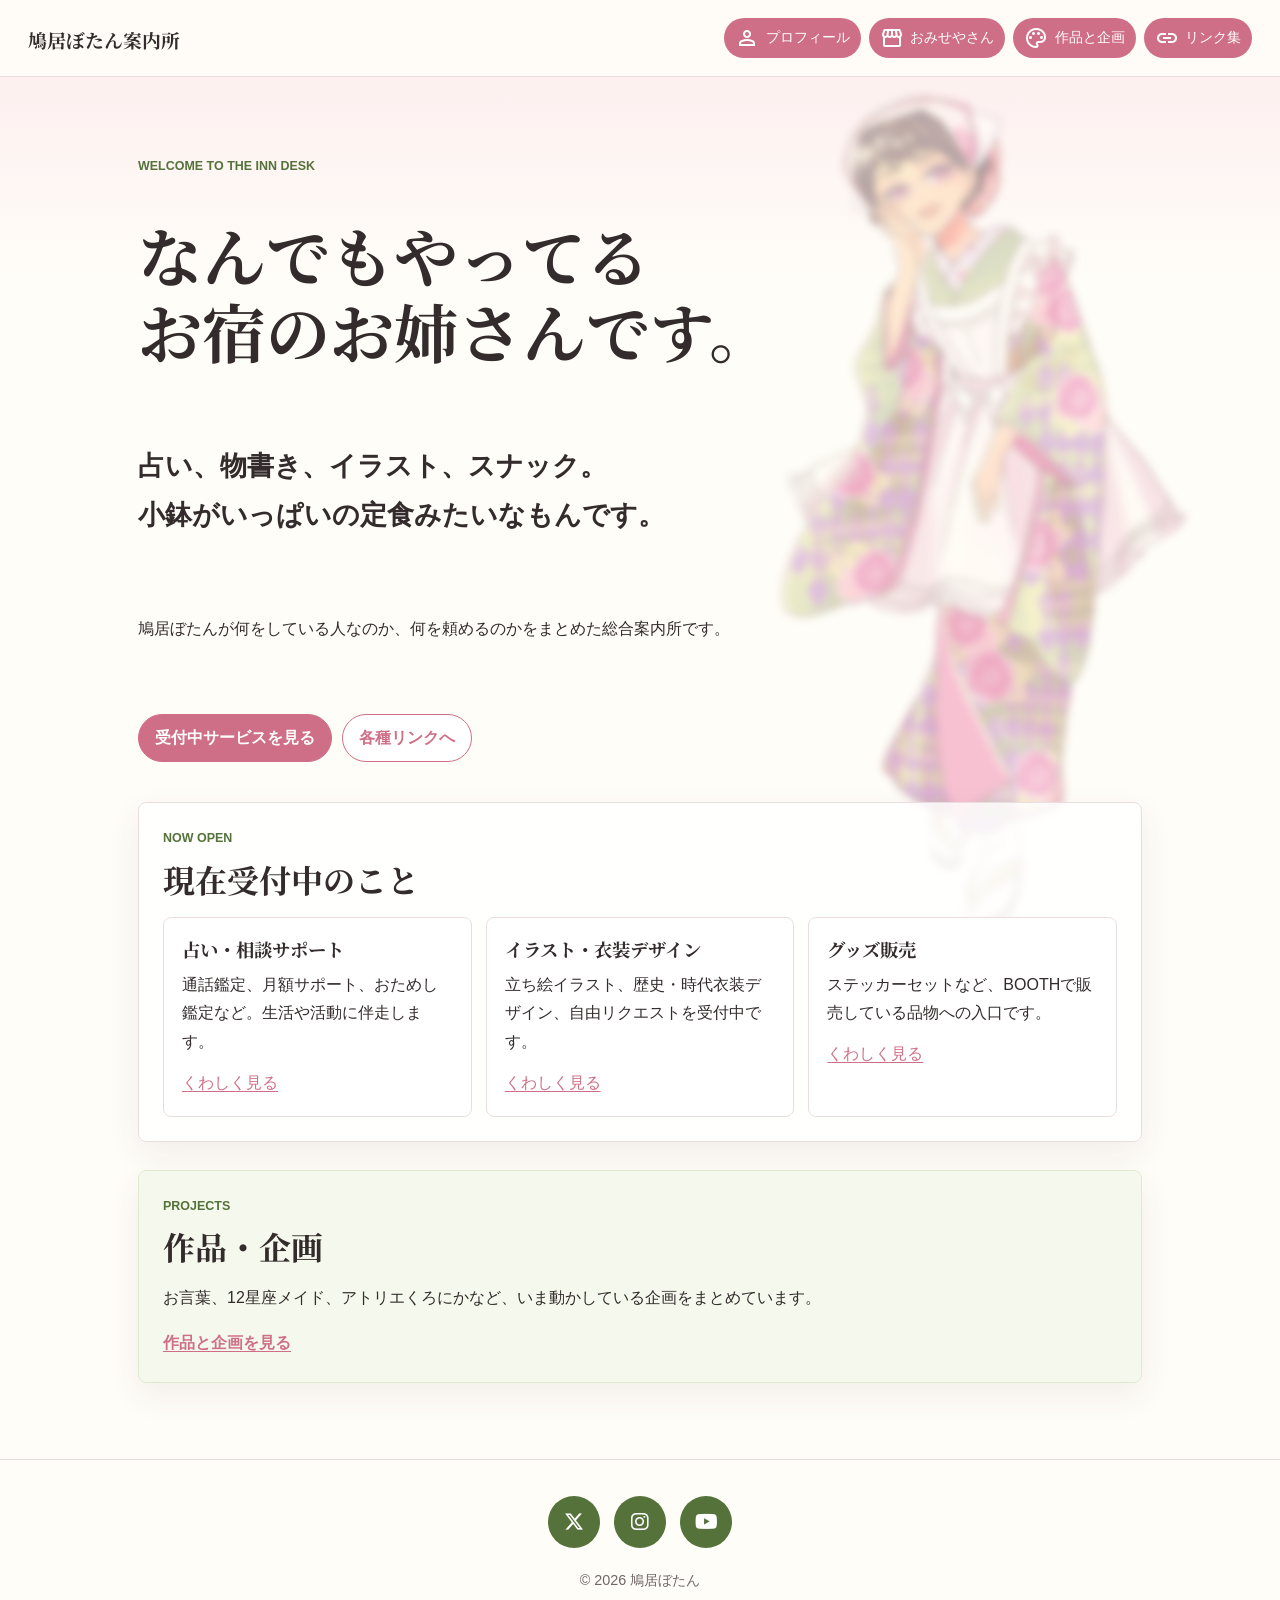
<file: index.html>
<!doctype html>
<html lang="ja">

<head>
  <meta charset="utf-8">
  <meta name="viewport" content="width=device-width, initial-scale=1">
  <title>鳩居ぼたん案内所</title>
  <meta name="description" content="鳩居ぼたんの活動、商品、サービスへの総合案内所です。">
  <meta property="og:title" content="鳩居ぼたん案内所">
  <meta property="og:description" content="なんでもやってるお宿のお姉さんです。">
  <meta property="og:image" content="https://kagefmie-i.github.io/hatoi-botan-guide/assets/images/OGP.png">
  <meta property="og:type" content="website">
  <meta name="twitter:card" content="summary_large_image">
  <link rel="icon" href="favicon.ico" sizes="any">
  <link rel="shortcut icon" href="favicon.ico">
  <link rel="stylesheet" href="assets/css/style.css">
  <link rel="preconnect" href="https://fonts.googleapis.com">
  <link rel="preconnect" href="https://fonts.gstatic.com" crossorigin>
  <link href="https://fonts.googleapis.com/css2?family=Noto+Serif+JP:wght@400;500;700&display=swap" rel="stylesheet">
  <link rel="stylesheet" href="https://fonts.googleapis.com/css2?family=Material+Symbols+Outlined" />
  <link rel="stylesheet" href="https://cdnjs.cloudflare.com/ajax/libs/font-awesome/6.7.2/css/all.min.css">
</head>

<body>
  <header class="site-header">
    <a class="site-title" href="index.html">鳩居ぼたん案内所</a>
    <nav class="site-nav" aria-label="共通ナビゲーション">

      <a href="profile.html">
        <span class="material-symbols-outlined">person</span>
        <span class="nav-label">プロフィール</span>
      </a>

      <a href="services.html">
        <span class="material-symbols-outlined">storefront</span>
        <span class="nav-label">おみせやさん</span>
      </a>

      <a href="works.html">
        <span class="material-symbols-outlined">palette</span>
        <span class="nav-label">作品と企画</span>
      </a>

      <a href="links.html">
        <span class="material-symbols-outlined">link</span>
        <span class="nav-label">リンク集</span>
      </a>

    </nav>
  </header>

  <main>
    <section class="hero">
      <p class="eyebrow">Welcome to the inn desk</p>
      <h1>なんでもやってる<br>お宿のお姉さんです。</h1>
      <p class="catch">
        占い、物書き、イラスト、スナック。<br>
        小鉢がいっぱいの定食みたいなもんです。
      </p>
      <p>
        鳩居ぼたんが何をしている人なのか、何を頼めるのかをまとめた総合案内所です。
      </p>
      <div class="hero-actions">
        <a class="button primary" href="services.html">受付中サービスを見る</a>
        <a class="button" href="links.html">各種リンクへ</a>
      </div>
    </section>
    <section class="section">
      <div class="section-heading">
        <p class="eyebrow">Now open</p>
        <h2>現在受付中のこと</h2>
      </div>
      <div class="card-grid">
        <article class="card">
          <h3>占い・相談サポート</h3>
          <p>通話鑑定、月額サポート、おためし鑑定など。生活や活動に伴走します。</p>
          <a href="services.html#uranai">くわしく見る</a>
        </article>
        <article class="card">
          <h3>イラスト・衣装デザイン</h3>
          <p>立ち絵イラスト、歴史・時代衣装デザイン、自由リクエストを受付中です。</p>
          <a href="services.html#illust">くわしく見る</a>
        </article>
        <article class="card">
          <h3>グッズ販売</h3>
          <p>ステッカーセットなど、BOOTHで販売している品物への入口です。</p>
          <a href="services.html#goods">くわしく見る</a>
        </article>
      </div>
    </section>

    <section class="section soft">
      <div class="section-heading">
        <p class="eyebrow">Projects</p>
        <h2>作品・企画</h2>
      </div>
      <p>
        お言葉、12星座メイド、アトリエくろにかなど、いま動かしている企画をまとめています。
      </p>
      <a class="text-link" href="works.html">作品と企画を見る</a>
    </section>

  </main>

  <footer class="site-footer">

    <div class="footer-links">

      <a href="https://x.com/peony_poppo" aria-label="X" target="_blank" rel="noopener noreferrer">
        <i class="fa-brands fa-x-twitter"></i>
      </a>

      <a href="https://www.instagram.com/peony_poppo/" aria-label="Instagram" target="_blank" rel="noopener noreferrer">
        <i class="fa-brands fa-instagram"></i>
      </a>

      <a href="https://www.youtube.com/@peony_poppo" aria-label="YouTube" target="_blank" rel="noopener noreferrer">
        <i class="fa-brands fa-youtube"></i>
      </a>

    </div>

    <p>&copy; 2026 鳩居ぼたん</p>

  </footer>
</body>

</html>
</file>
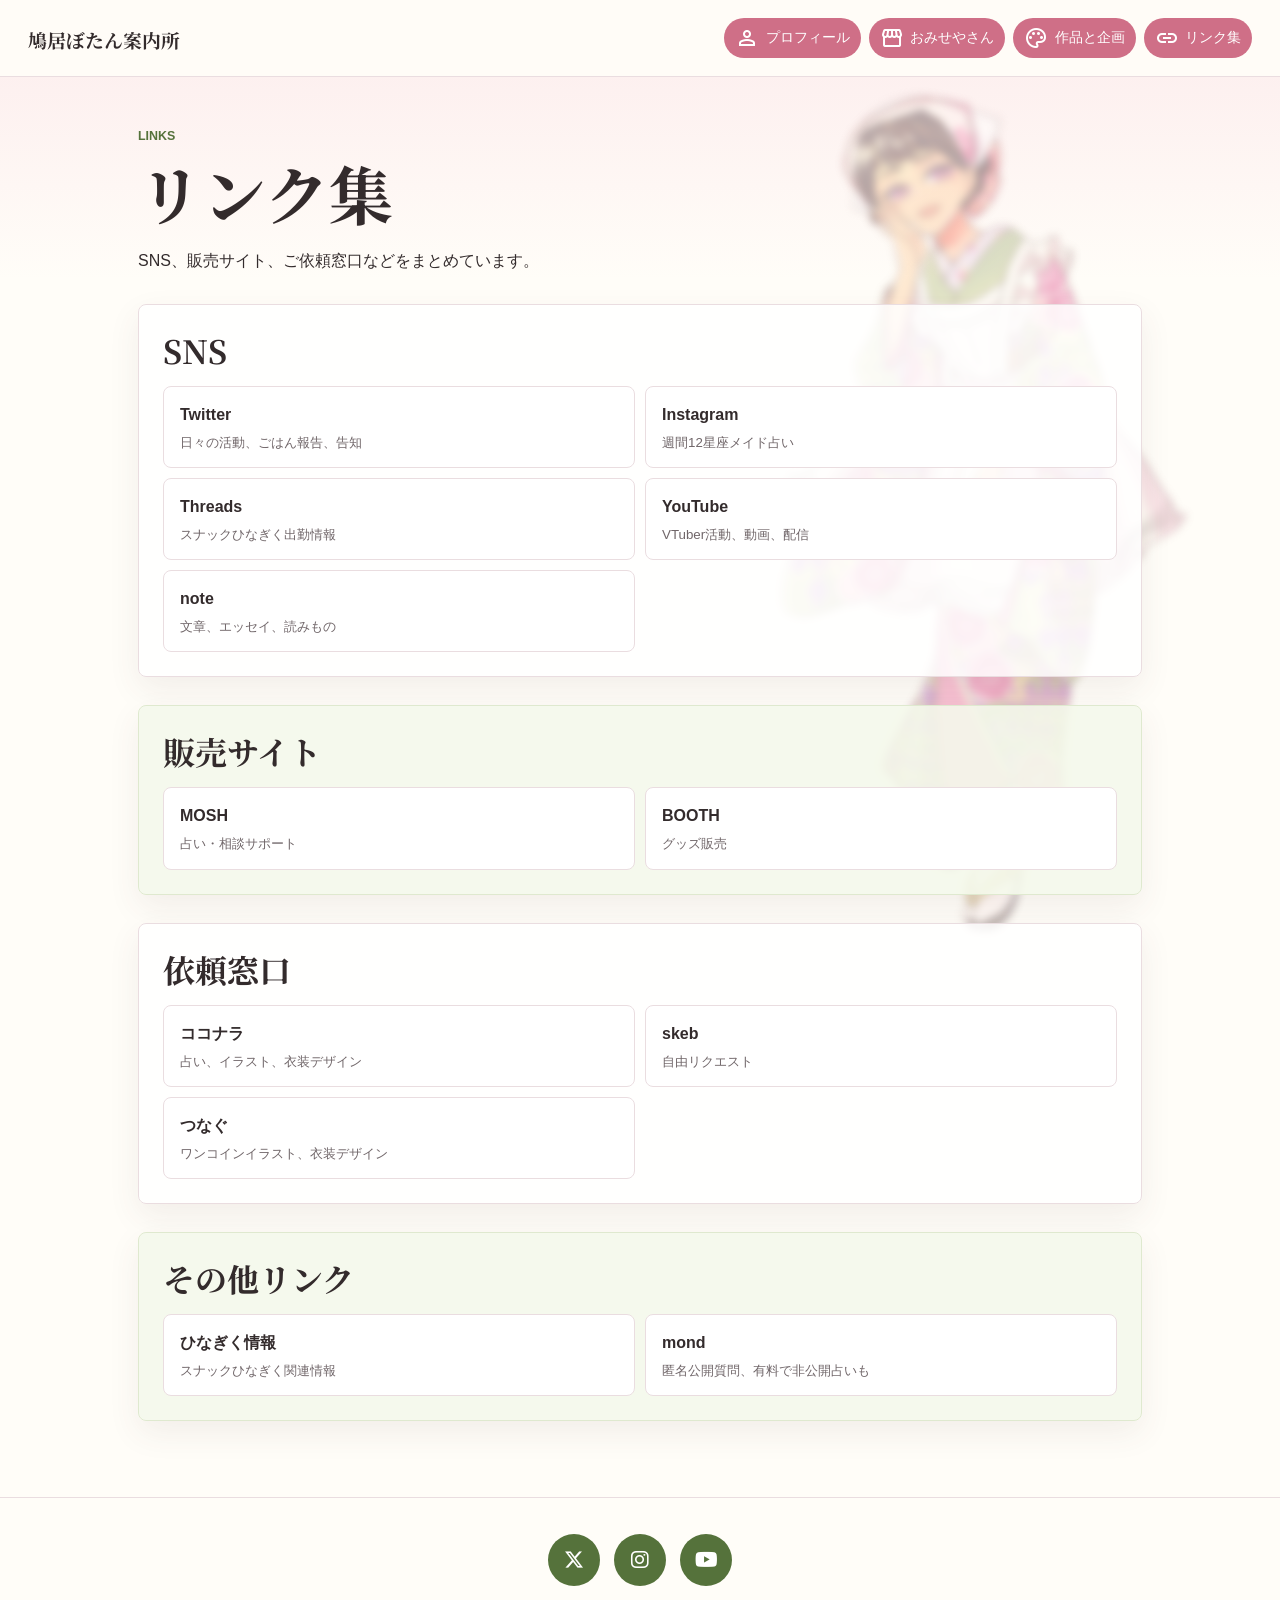
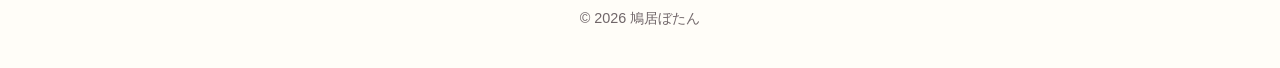
<file: links.html>
<!doctype html>
<html lang="ja">

<head>
  <meta charset="utf-8">
  <meta name="viewport" content="width=device-width, initial-scale=1">
  <title>リンク集 | 鳩居ぼたん案内所</title>
  <meta name="description" content="鳩居ぼたんのSNS、販売サイト、依頼窓口、その他リンク。">
  <meta property="og:title" content="鳩居ぼたん案内所">
  <meta property="og:description" content="なんでもやってるお宿のお姉さんです。">
  <meta property="og:image" content="https://kagefmie-i.github.io/hatoi-botan-guide/assets/images/OGP.png">
  <meta property="og:type" content="website">
  <meta name="twitter:card" content="summary_large_image">
  <link rel="icon" href="favicon.ico" sizes="any">
  <link rel="shortcut icon" href="favicon.ico">
  <link rel="stylesheet" href="assets/css/style.css">
  <link rel="preconnect" href="https://fonts.googleapis.com">
  <link rel="preconnect" href="https://fonts.gstatic.com" crossorigin>
  <link href="https://fonts.googleapis.com/css2?family=Noto+Serif+JP:wght@400;500;700&display=swap" rel="stylesheet">
  <link rel="stylesheet" href="https://fonts.googleapis.com/css2?family=Material+Symbols+Outlined" />
  <link rel="stylesheet" href="https://cdnjs.cloudflare.com/ajax/libs/font-awesome/6.7.2/css/all.min.css">
</head>

<body>
  <header class="site-header">
    <a class="site-title" href="index.html">鳩居ぼたん案内所</a>
    <nav class="site-nav" aria-label="共通ナビゲーション">

      <a href="profile.html">
        <span class="material-symbols-outlined">person</span>
        <span class="nav-label">プロフィール</span>
      </a>

      <a href="services.html">
        <span class="material-symbols-outlined">storefront</span>
        <span class="nav-label">おみせやさん</span>
      </a>

      <a href="works.html">
        <span class="material-symbols-outlined">palette</span>
        <span class="nav-label">作品と企画</span>
      </a>

      <a href="links.html">
        <span class="material-symbols-outlined">link</span>
        <span class="nav-label">リンク集</span>
      </a>

    </nav>
  </header>

  <main>
    <section class="page-title">
      <p class="eyebrow">Links</p>
      <h1>リンク集</h1>
      <p>SNS、販売サイト、ご依頼窓口などをまとめています。</p>
    </section>

    <section class="section">
      <h2>SNS</h2>
      <div class="link-list">
        <a href="https://x.com/peony_poppo" target="_blank"
          rel="noopener noreferrer"><span>Twitter</span><small>日々の活動、ごはん報告、告知</small></a>
        <a href="https://www.instagram.com/peony_poppo/" target="_blank"
          rel="noopener noreferrer"><span>Instagram</span><small>週間12星座メイド占い</small></a>
        <a href="https://www.threads.com/@peony_poppo" target="_blank"
          rel="noopener noreferrer"><span>Threads</span><small>スナックひなぎく出勤情報</small></a>
        <a href="https://www.youtube.com/@peony_poppo" target="_blank"
          rel="noopener noreferrer"><span>YouTube</span><small>VTuber活動、動画、配信</small></a>
        <a href="https://note.com/kagefmie" target="_blank"
          rel="noopener noreferrer"><span>note</span><small>文章、エッセイ、読みもの</small></a>
      </div>
    </section>

    <section class="section soft">
      <h2>販売サイト</h2>
      <div class="link-list">
        <a href="https://mosh.jp/peony_poppo/home" target="_blank"
          rel="noopener noreferrer"><span>MOSH</span><small>占い・相談サポート</small></a>
        <a href="https://peony-poppo.booth.pm/" target="_blank"
          rel="noopener noreferrer"><span>BOOTH</span><small>グッズ販売</small></a>
      </div>
    </section>

    <section class="section">
      <h2>依頼窓口</h2>
      <div class="link-list">
        <a href="https://coconala.com/users/4969818" target="_blank"
          rel="noopener noreferrer"><span>ココナラ</span><small>占い、イラスト、衣装デザイン</small></a>
        <a href="https://skeb.jp/@peony_poppo" target="_blank"
          rel="noopener noreferrer"><span>skeb</span><small>自由リクエスト</small></a>
        <a href="https://tsunagu.cloud/users/kagefmie" target="_blank"
          rel="noopener noreferrer"><span>つなぐ</span><small>ワンコインイラスト、衣装デザイン</small></a>

      </div>
    </section>

    <section class="section soft">
      <h2>その他リンク</h2>
      <div class="link-list">
        <a href="https://peony-poppo.carrd.co/" target="_blank"
          rel="noopener noreferrer"><span>ひなぎく情報</span><small>スナックひなぎく関連情報</small></a>
        <a href="https://mond.how/ja/peony_poppo" target="_blank"
          rel="noopener noreferrer"><span>mond</span><small>匿名公開質問、有料で非公開占いも</small></a>
      </div>
    </section>
  </main>

  <footer class="site-footer">

    <div class="footer-links">

      <a href="https://x.com/peony_poppo" aria-label="X" target="_blank" rel="noopener noreferrer">
        <i class="fa-brands fa-x-twitter"></i>
      </a>

      <a href="https://www.instagram.com/peony_poppo/" aria-label="Instagram" target="_blank" rel="noopener noreferrer">
        <i class="fa-brands fa-instagram"></i>
      </a>

      <a href="https://www.youtube.com/@peony_poppo" aria-label="YouTube" target="_blank" rel="noopener noreferrer">
        <i class="fa-brands fa-youtube"></i>
      </a>

    </div>

    <p>&copy; 2026 鳩居ぼたん</p>

  </footer>

</body>

</html>
</file>
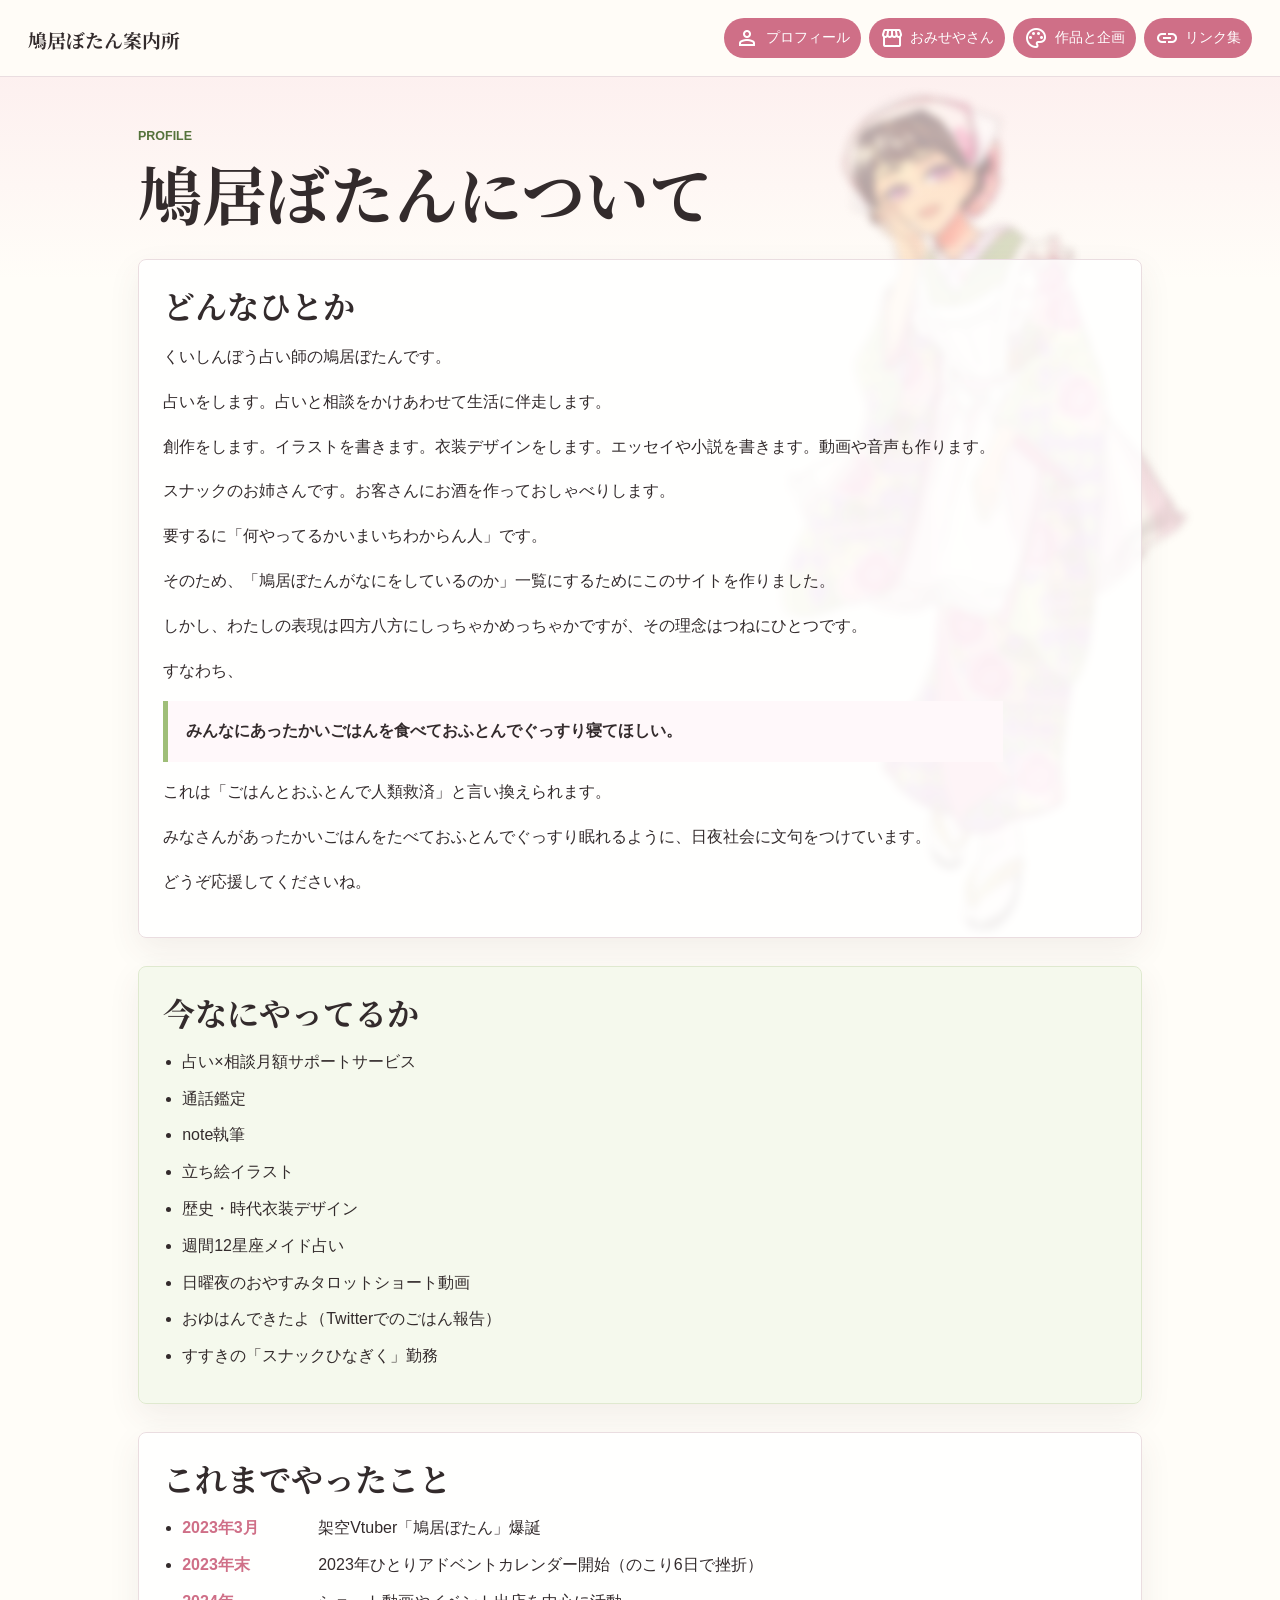
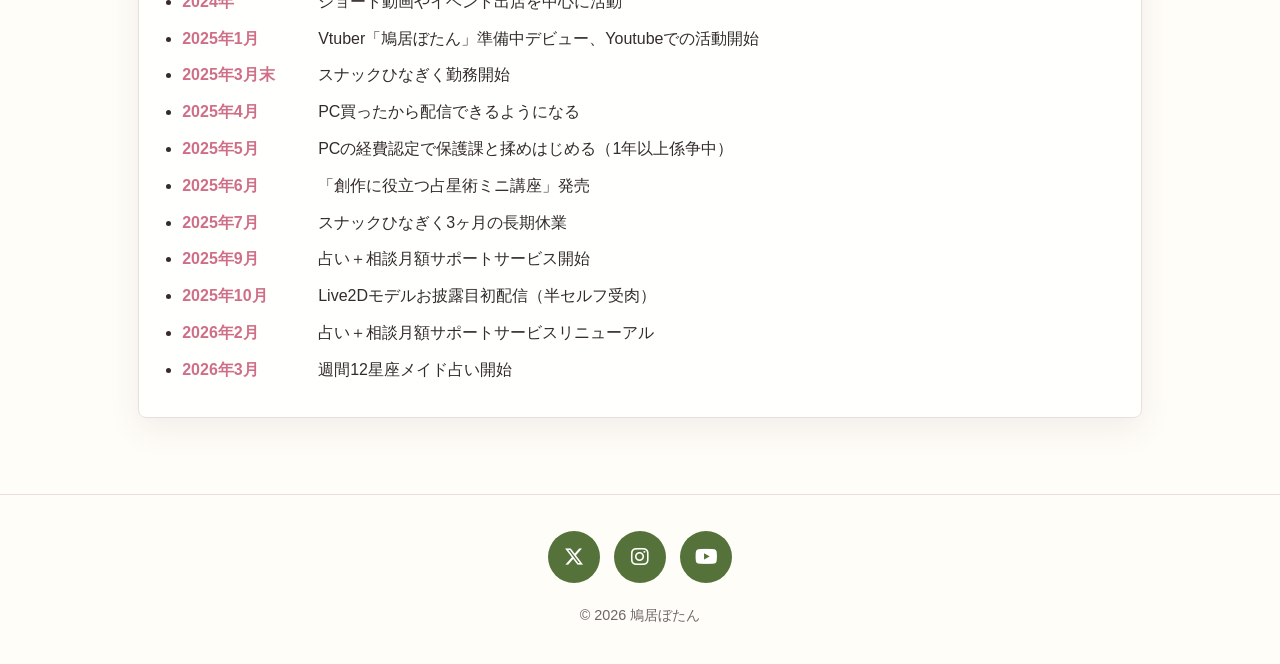
<file: profile.html>
<!doctype html>
<html lang="ja">

<head>
  <meta charset="utf-8">
  <meta name="viewport" content="width=device-width, initial-scale=1">
  <title>プロフィール | 鳩居ぼたん案内所</title>
  <meta name="description" content="鳩居ぼたんの自己紹介、現在の活動、活動履歴。">
  <meta property="og:title" content="鳩居ぼたん案内所">
  <meta property="og:description" content="なんでもやってるお宿のお姉さんです。">
  <meta property="og:image" content="https://kagefmie-i.github.io/hatoi-botan-guide/assets/images/OGP.png">
  <meta property="og:type" content="website">
  <meta name="twitter:card" content="summary_large_image">
  <link rel="icon" href="favicon.ico" sizes="any">
  <link rel="shortcut icon" href="favicon.ico">
  <link rel="stylesheet" href="assets/css/style.css">
  <link rel="preconnect" href="https://fonts.googleapis.com">
  <link rel="preconnect" href="https://fonts.gstatic.com" crossorigin>
  <link href="https://fonts.googleapis.com/css2?family=Noto+Serif+JP:wght@400;500;700&display=swap" rel="stylesheet">
  <link rel="stylesheet" href="https://fonts.googleapis.com/css2?family=Material+Symbols+Outlined" />
  <link rel="stylesheet" href="https://cdnjs.cloudflare.com/ajax/libs/font-awesome/6.7.2/css/all.min.css">
</head>

<body>
  <header class="site-header">
    <a class="site-title" href="index.html">鳩居ぼたん案内所</a>
    <nav class="site-nav" aria-label="共通ナビゲーション">

      <a href="profile.html">
        <span class="material-symbols-outlined">person</span>
        <span class="nav-label">プロフィール</span>
      </a>

      <a href="services.html">
        <span class="material-symbols-outlined">storefront</span>
        <span class="nav-label">おみせやさん</span>
      </a>

      <a href="works.html">
        <span class="material-symbols-outlined">palette</span>
        <span class="nav-label">作品と企画</span>
      </a>

      <a href="links.html">
        <span class="material-symbols-outlined">link</span>
        <span class="nav-label">リンク集</span>
      </a>

    </nav>
  </header>

  <main>
    <section class="page-title">
      <p class="eyebrow">Profile</p>
      <h1>鳩居ぼたんについて</h1>
    </section>

    <section class="section">
      <h2>どんなひとか</h2>
      <p>くいしんぼう占い師の鳩居ぼたんです。</p>
      <p>占いをします。占いと相談をかけあわせて生活に伴走します。</p>
      <p>創作をします。イラストを書きます。衣装デザインをします。エッセイや小説を書きます。動画や音声も作ります。</p>
      <p>スナックのお姉さんです。お客さんにお酒を作っておしゃべりします。</p>
      <p>要するに「何やってるかいまいちわからん人」です。</p>
      <p>そのため、「鳩居ぼたんがなにをしているのか」一覧にするためにこのサイトを作りました。</p>
      <p>しかし、わたしの表現は四方八方にしっちゃかめっちゃかですが、その理念はつねにひとつです。</p>
      <p>すなわち、</p>
      <p class="statement">みんなにあったかいごはんを食べておふとんでぐっすり寝てほしい。</p>
      <p>これは「ごはんとおふとんで人類救済」と言い換えられます。</p>
      <p>みなさんがあったかいごはんをたべておふとんでぐっすり眠れるように、日夜社会に文句をつけています。</p>
      <p>どうぞ応援してくださいね。</p>
    </section>

    <section class="section soft">
      <h2>今なにやってるか</h2>
      <ul class="check-list">
        <li>占い×相談月額サポートサービス</li>
        <li>通話鑑定</li>
        <li>note執筆</li>
        <li>立ち絵イラスト</li>
        <li>歴史・時代衣装デザイン</li>
        <li>週間12星座メイド占い</li>
        <li>日曜夜のおやすみタロットショート動画</li>
        <li>おゆはんできたよ（Twitterでのごはん報告）</li>
        <li>すすきの「スナックひなぎく」勤務</li>
      </ul>
    </section>

    <section class="section">
      <h2>これまでやったこと</h2>
      <ul class="timeline">
        <li><span>2023年3月</span>架空Vtuber「鳩居ぼたん」爆誕</li>
        <li><span>2023年末</span>2023年ひとりアドベントカレンダー開始（のこり6日で挫折）</li>
        <li><span>2024年</span>ショート動画やイベント出店を中心に活動</li>
        <li><span>2025年1月</span>Vtuber「鳩居ぼたん」準備中デビュー、Youtubeでの活動開始</li>
        <li><span>2025年3月末</span>スナックひなぎく勤務開始</li>
        <li><span>2025年4月</span>PC買ったから配信できるようになる</li>
        <li><span>2025年5月</span>PCの経費認定で保護課と揉めはじめる（1年以上係争中）</li>
        <li><span>2025年6月</span>「創作に役立つ占星術ミニ講座」発売</li>
        <li><span>2025年7月</span>スナックひなぎく3ヶ月の長期休業</li>
        <li><span>2025年9月</span>占い＋相談月額サポートサービス開始</li>
        <li><span>2025年10月</span>Live2Dモデルお披露目初配信（半セルフ受肉）</li>
        <li><span>2026年2月</span>占い＋相談月額サポートサービスリニューアル</li>
        <li><span>2026年3月</span>週間12星座メイド占い開始</li>
      </ul>
    </section>
  </main>

  <footer class="site-footer">

    <div class="footer-links">

      <a href="https://x.com/peony_poppo" aria-label="X" target="_blank" rel="noopener noreferrer">
        <i class="fa-brands fa-x-twitter"></i>
      </a>

      <a href="https://www.instagram.com/peony_poppo/" aria-label="Instagram" target="_blank" rel="noopener noreferrer">
        <i class="fa-brands fa-instagram"></i>
      </a>

      <a href="https://www.youtube.com/@peony_poppo" aria-label="YouTube" target="_blank" rel="noopener noreferrer">
        <i class="fa-brands fa-youtube"></i>
      </a>

    </div>

    <p>&copy; 2026 鳩居ぼたん</p>

  </footer>

</body>

</html>
</file>
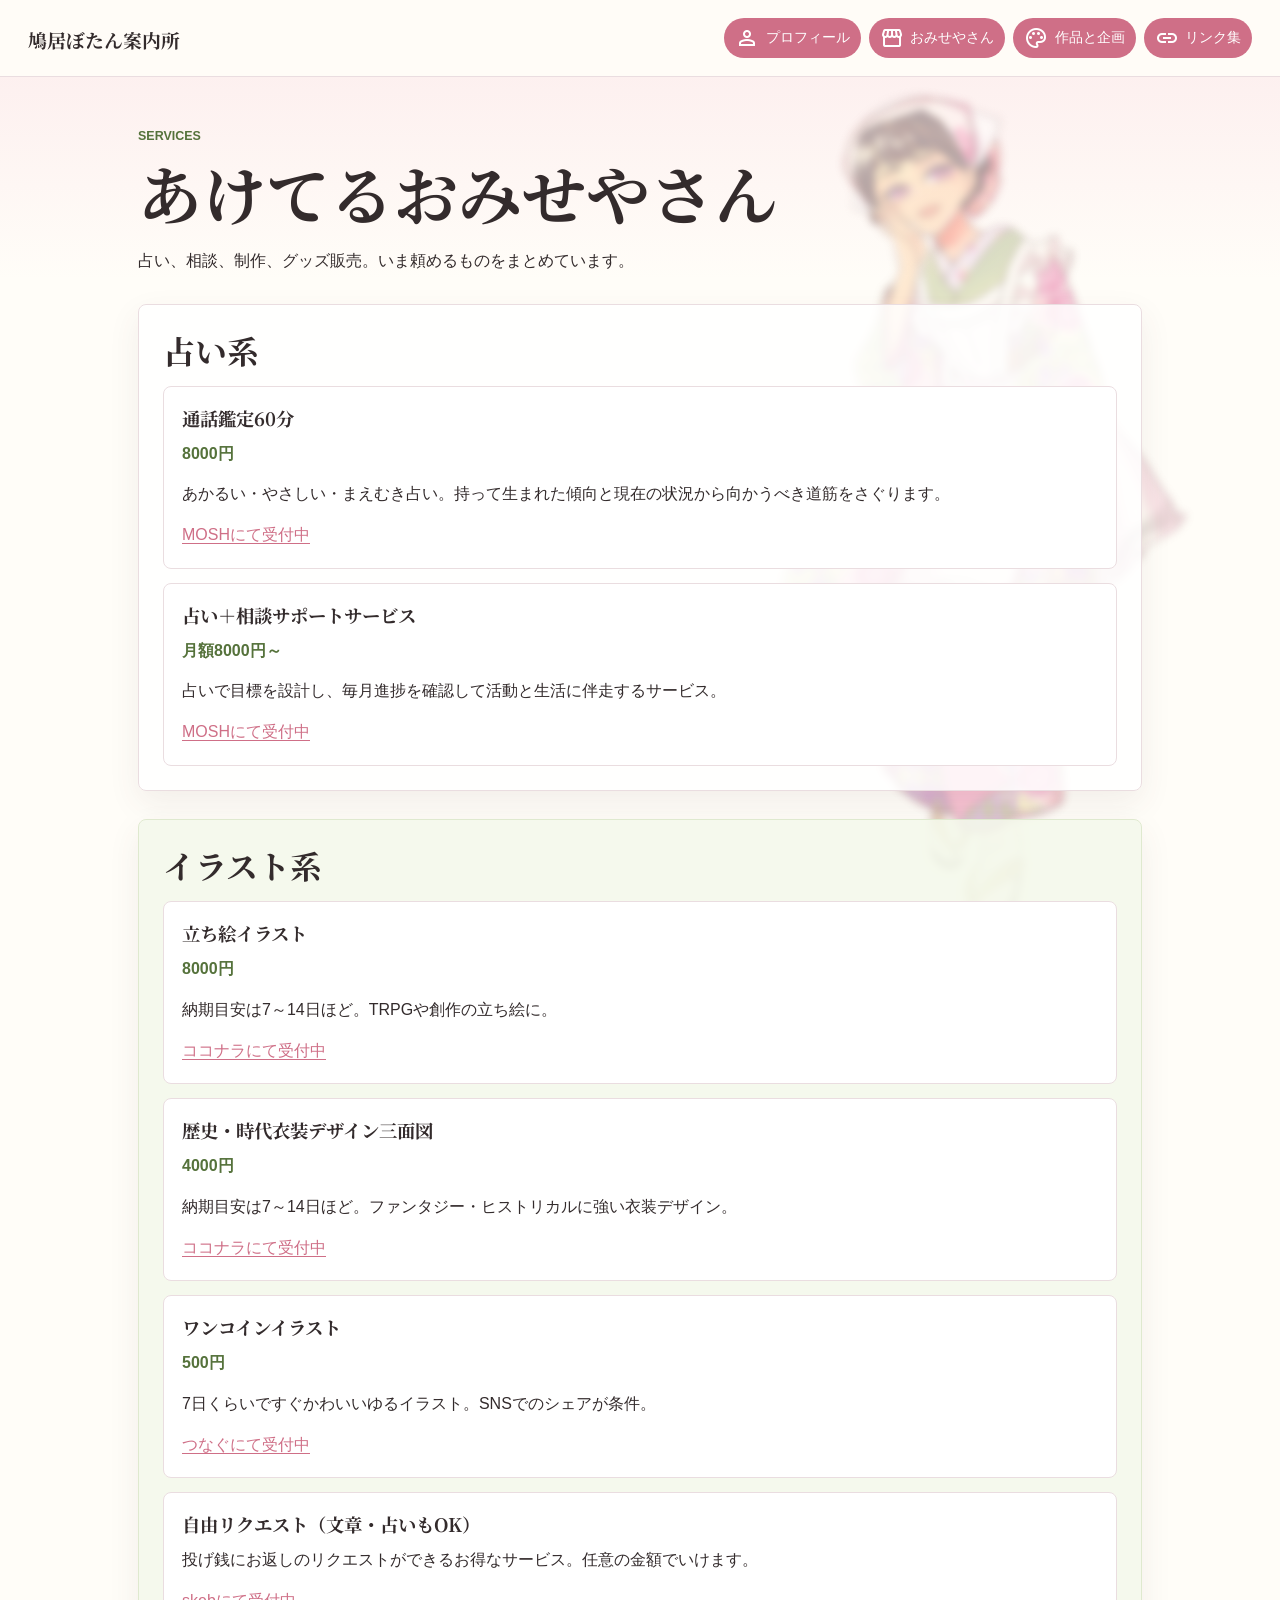
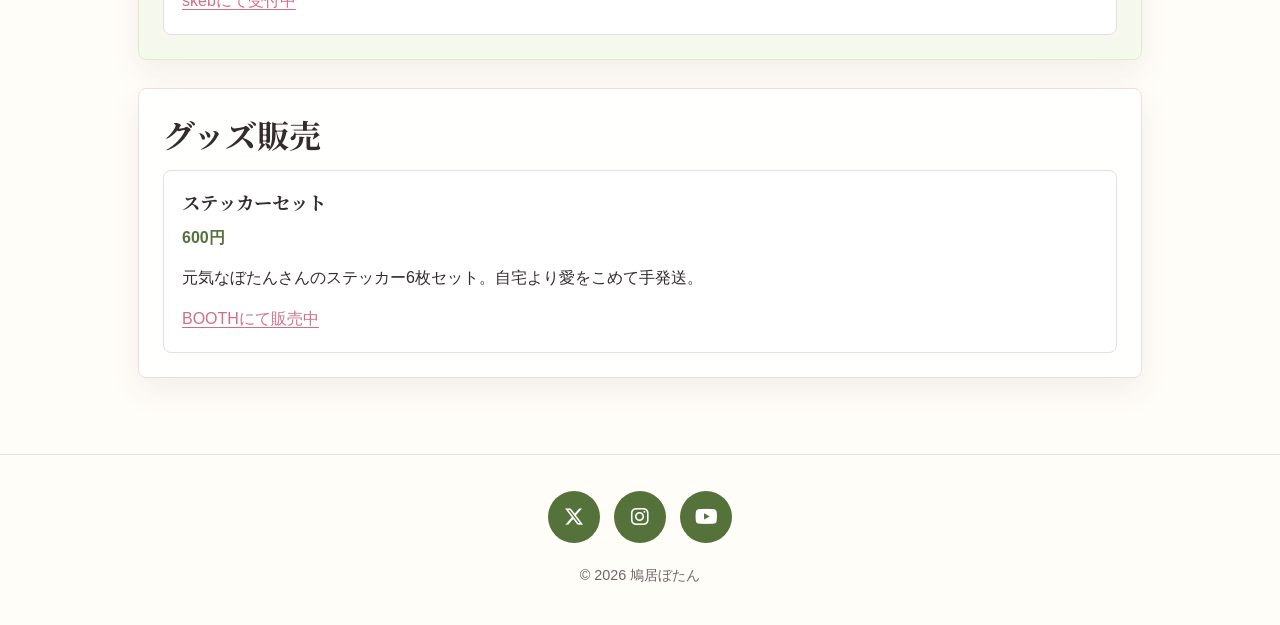
<file: services.html>
<!doctype html>
<html lang="ja">

<head>
  <meta charset="utf-8">
  <meta name="viewport" content="width=device-width, initial-scale=1">
  <title>おみせやさん | 鳩居ぼたん案内所</title>
  <meta name="description" content="鳩居ぼたんの占い、相談サポート、イラスト制作、衣装デザイン、グッズ販売。">
  <meta property="og:title" content="鳩居ぼたん案内所">
  <meta property="og:description" content="なんでもやってるお宿のお姉さんです。">
  <meta property="og:image" content="https://kagefmie-i.github.io/hatoi-botan-guide/assets/images/OGP.png">
  <meta property="og:type" content="website">
  <meta name="twitter:card" content="summary_large_image">
  <link rel="icon" href="favicon.ico" sizes="any">
  <link rel="shortcut icon" href="favicon.ico">
  <link rel="stylesheet" href="assets/css/style.css">
  <link rel="preconnect" href="https://fonts.googleapis.com">
  <link rel="preconnect" href="https://fonts.gstatic.com" crossorigin>
  <link href="https://fonts.googleapis.com/css2?family=Noto+Serif+JP:wght@400;500;700&display=swap" rel="stylesheet">
  <link rel="stylesheet" href="https://fonts.googleapis.com/css2?family=Material+Symbols+Outlined" />
  <link rel="stylesheet" href="https://cdnjs.cloudflare.com/ajax/libs/font-awesome/6.7.2/css/all.min.css">
</head>

<body>
  <header class="site-header">
    <a class="site-title" href="index.html">鳩居ぼたん案内所</a>
    <nav class="site-nav" aria-label="共通ナビゲーション">

      <a href="profile.html">
        <span class="material-symbols-outlined">person</span>
        <span class="nav-label">プロフィール</span>
      </a>

      <a href="services.html">
        <span class="material-symbols-outlined">storefront</span>
        <span class="nav-label">おみせやさん</span>
      </a>

      <a href="works.html">
        <span class="material-symbols-outlined">palette</span>
        <span class="nav-label">作品と企画</span>
      </a>

      <a href="links.html">
        <span class="material-symbols-outlined">link</span>
        <span class="nav-label">リンク集</span>
      </a>

    </nav>
  </header>

  <main>
    <section class="page-title">
      <p class="eyebrow">Services</p>
      <h1>あけてるおみせやさん</h1>
      <p>占い、相談、制作、グッズ販売。いま頼めるものをまとめています。</p>
    </section>

    <section class="section" id="uranai">
      <h2>占い系</h2>
      <div class="menu-list">
        <article class="menu-item">
          <h3>通話鑑定60分</h3>
          <p class="price">8000円</p>
          <p>あかるい・やさしい・まえむき占い。持って生まれた傾向と現在の状況から向かうべき道筋をさぐります。</p>
          <a href="https://mosh.jp/services/298895" target="_blank" rel="noopener noreferrer">MOSHにて受付中</a>
        </article>
        <article class="menu-item">
          <h3>占い＋相談サポートサービス</h3>
          <p class="price">月額8000円～</p>
          <p>占いで目標を設計し、毎月進捗を確認して活動と生活に伴走するサービス。</p>
          <a href="https://mosh.jp/peony_poppo/home" target="_blank" rel="noopener noreferrer">MOSHにて受付中</a>
        </article>
      </div>
    </section>

    <section class="section soft" id="illust">
      <h2>イラスト系</h2>
      <div class="menu-list">
        <article class="menu-item">
          <h3>立ち絵イラスト</h3>
          <p class="price">8000円</p>
          <p>納期目安は7～14日ほど。TRPGや創作の立ち絵に。</p>
          <a href="https://coconala.com/services/3703113" target="_blank" rel="noopener noreferrer">ココナラにて受付中</a>
        </article>
        <article class="menu-item">
          <h3>歴史・時代衣装デザイン三面図</h3>
          <p class="price">4000円</p>
          <p>納期目安は7～14日ほど。ファンタジー・ヒストリカルに強い衣装デザイン。</p>
          <a href="https://coconala.com/services/3658023" target="_blank" rel="noopener noreferrer">ココナラにて受付中</a>
        </article>
        <article class="menu-item">
          <h3>ワンコインイラスト</h3>
          <p class="price">500円</p>
          <p>7日くらいですぐかわいいゆるイラスト。SNSでのシェアが条件。</p>
          <a href="https://tsunagu.cloud/products/111193" target="_blank" rel="noopener noreferrer">つなぐにて受付中</a>
        </article>
        <article class="menu-item">
          <h3>自由リクエスト（文章・占いもOK）</h3>
          <p>投げ銭にお返しのリクエストができるお得なサービス。任意の金額でいけます。</p>
          <a href="https://skeb.jp/@peony_poppo" target="_blank" rel="noopener noreferrer">skebにて受付中</a>
        </article>
      </div>
    </section>

    <section class="section" id="goods">
      <h2>グッズ販売</h2>
      <div class="menu-list">
        <article class="menu-item">
          <h3>ステッカーセット</h3>
          <p class="price">600円</p>
          <p>元気なぼたんさんのステッカー6枚セット。自宅より愛をこめて手発送。</p>
          <a href="https://peony-poppo.booth.pm/" target="_blank" rel="noopener noreferrer">BOOTHにて販売中</a>
        </article>
      </div>
    </section>
  </main>

  <footer class="site-footer">

    <div class="footer-links">

      <a href="https://x.com/peony_poppo" aria-label="X" target="_blank" rel="noopener noreferrer">
        <i class="fa-brands fa-x-twitter"></i>
      </a>

      <a href="https://www.instagram.com/peony_poppo/" aria-label="Instagram" target="_blank" rel="noopener noreferrer">
        <i class="fa-brands fa-instagram"></i>
      </a>

      <a href="https://www.youtube.com/@peony_poppo" aria-label="YouTube" target="_blank" rel="noopener noreferrer">
        <i class="fa-brands fa-youtube"></i>
      </a>

    </div>

    <p>&copy; 2026 鳩居ぼたん</p>

  </footer>

</body>

</html>
</file>
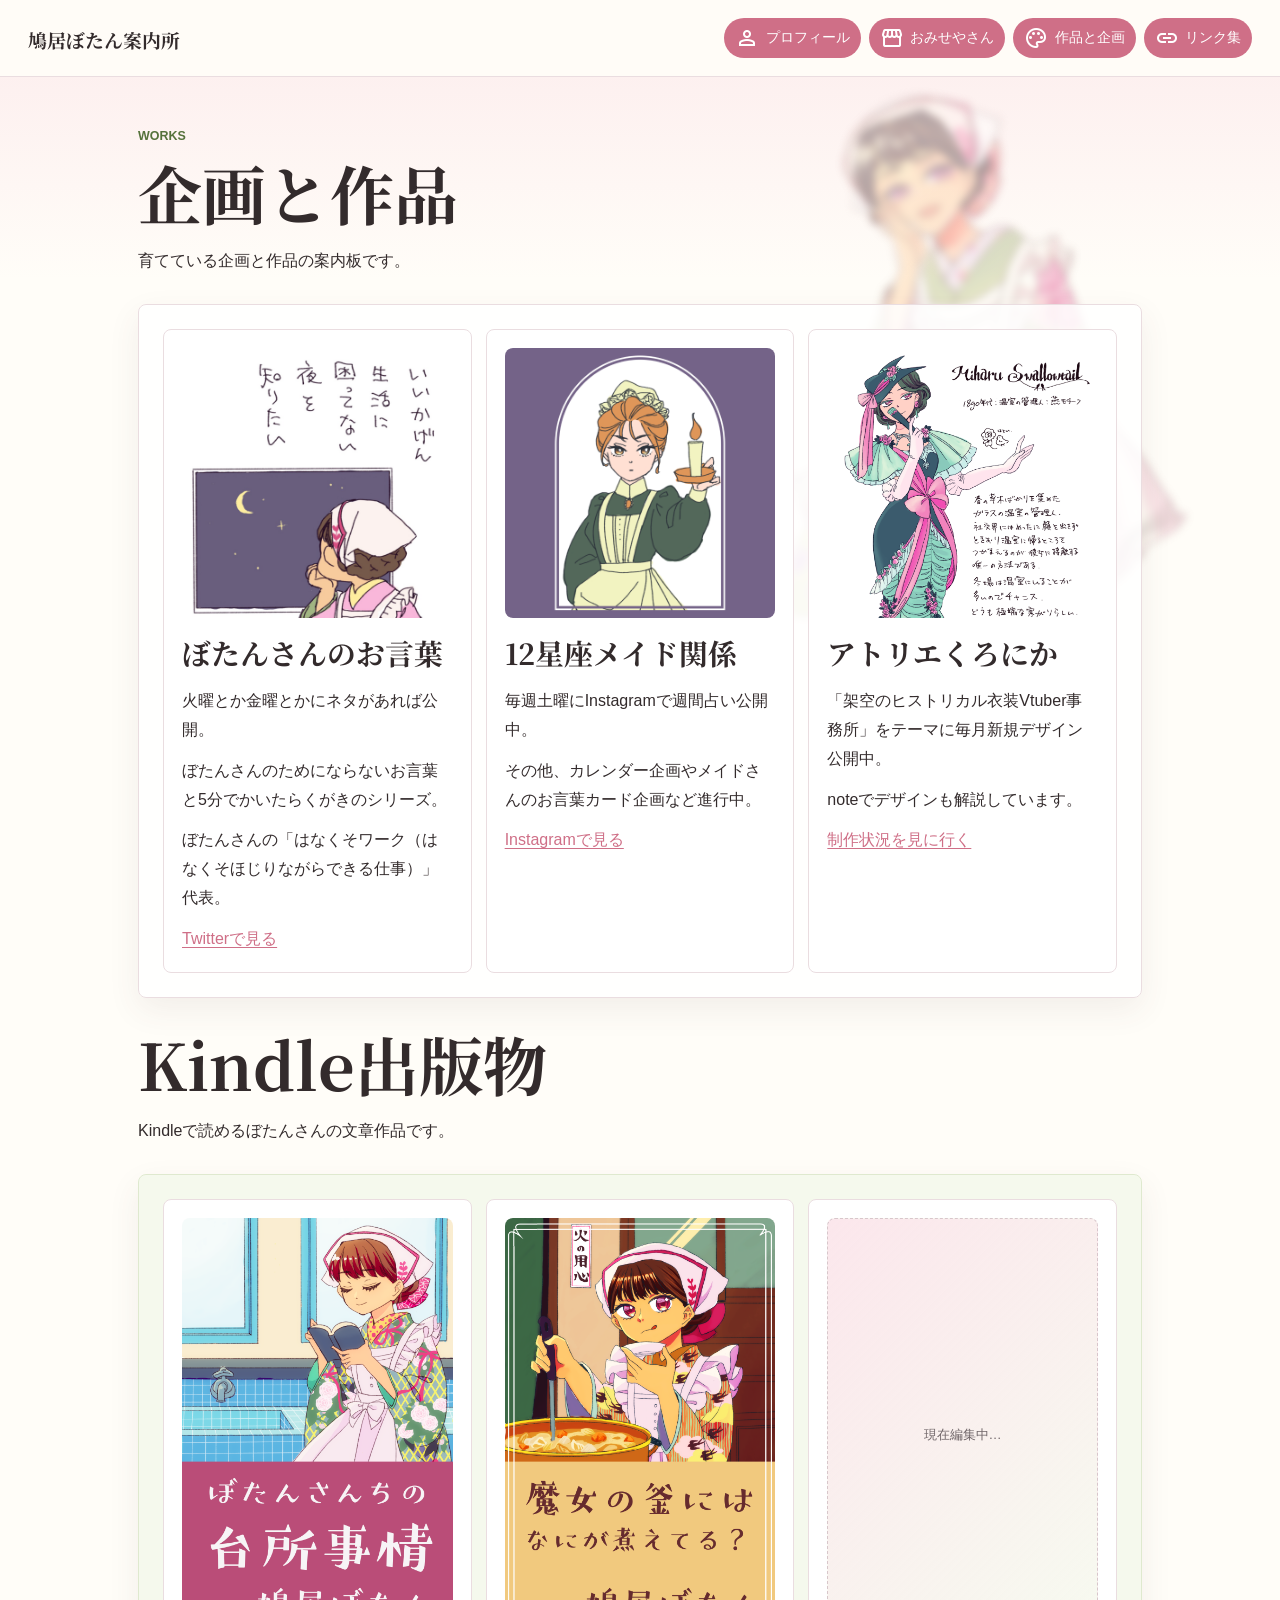
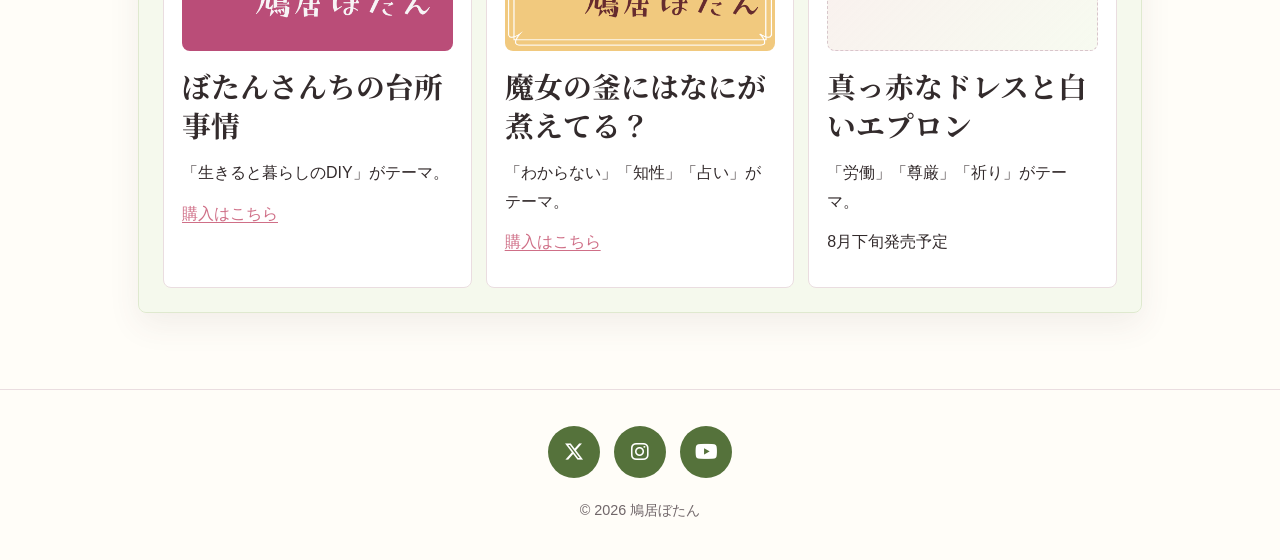
<file: works.html>
<!doctype html>
<html lang="ja">

<head>
  <meta charset="utf-8">
  <meta name="viewport" content="width=device-width, initial-scale=1">
  <title>作品と企画 | 鳩居ぼたん案内所</title>
  <meta name="description" content="鳩居ぼたんが動かしている企画、お言葉、12星座メイド、アトリエくろにか。">
  <meta property="og:title" content="鳩居ぼたん案内所">
  <meta property="og:description" content="なんでもやってるお宿のお姉さんです。">
  <meta property="og:image" content="https://kagefmie-i.github.io/hatoi-botan-guide/assets/images/OGP.png">
  <meta property="og:type" content="website">
  <meta name="twitter:card" content="summary_large_image">
  <link rel="icon" href="favicon.ico" sizes="any">
  <link rel="shortcut icon" href="favicon.ico">
  <link rel="stylesheet" href="assets/css/style.css">
  <link rel="preconnect" href="https://fonts.googleapis.com">
  <link rel="preconnect" href="https://fonts.gstatic.com" crossorigin>
  <link href="https://fonts.googleapis.com/css2?family=Noto+Serif+JP:wght@400;500;700&display=swap" rel="stylesheet">
  <link rel="stylesheet" href="https://fonts.googleapis.com/css2?family=Material+Symbols+Outlined" />
  <link rel="stylesheet" href="https://cdnjs.cloudflare.com/ajax/libs/font-awesome/6.7.2/css/all.min.css">
</head>

<body>
  <header class="site-header">
    <a class="site-title" href="index.html">鳩居ぼたん案内所</a>
    <nav class="site-nav" aria-label="共通ナビゲーション">

      <a href="profile.html">
        <span class="material-symbols-outlined">person</span>
        <span class="nav-label">プロフィール</span>
      </a>

      <a href="services.html">
        <span class="material-symbols-outlined">storefront</span>
        <span class="nav-label">おみせやさん</span>
      </a>

      <a href="works.html">
        <span class="material-symbols-outlined">palette</span>
        <span class="nav-label">作品と企画</span>
      </a>

      <a href="links.html">
        <span class="material-symbols-outlined">link</span>
        <span class="nav-label">リンク集</span>
      </a>

    </nav>
  </header>

  <main>
    <section class="page-title">
      <p class="eyebrow">Works</p>
      <h1>企画と作品</h1>
      <p>育てている企画と作品の案内板です。</p>
    </section>

    <section class="section">
      <div class="project-grid">
        <article class="project-card">
          <img class="project-image" src="assets/images/okotoba.png" alt="「いいかげん生活に困ってない夜を知りたい」というお言葉のイラスト">
          <h2>ぼたんさんのお言葉</h2>
          <p>火曜とか金曜とかにネタがあれば公開。</p>
          <p>ぼたんさんのためにならないお言葉と5分でかいたらくがきのシリーズ。</p>
          <p>ぼたんさんの「はなくそワーク（はなくそほじりながらできる仕事）」代表。</p>
          <a href="https://x.com/peony_poppo" target="_blank" rel="noopener noreferrer">Twitterで見る</a>
        </article>

        <article class="project-card">
          <img class="project-image" src="assets/images/12maid.png" alt="牡牛座メイドがろうそくを掲げているイラスト">
          <h2>12星座メイド関係</h2>
          <p>毎週土曜にInstagramで週間占い公開中。</p>
          <p>その他、カレンダー企画やメイドさんのお言葉カード企画など進行中。</p>
          <a href="https://www.instagram.com/peony_poppo/" target="_blank" rel="noopener noreferrer">Instagramで見る</a>
        </article>

        <article class="project-card">
          <img class="project-image" src="assets/images/Atelier_chronica.png" alt="1890年代風のドレスと帽子で装った女性のイラスト">
          <h2>アトリエくろにか</h2>
          <p>「架空のヒストリカル衣装Vtuber事務所」をテーマに毎月新規デザイン公開中。</p>
          <p>noteでデザインも解説しています。</p>
          <a href="https://x.com/hashtag/%E3%82%A2%E3%83%88%E3%83%AA%E3%82%A8%E3%81%8F%E3%82%8D%E3%81%AB%E3%81%8B"
            target="_blank" rel="noopener noreferrer">制作状況を見に行く</a>
        </article>
      </div>
    </section>
    <section class="page-title">
      <h1>Kindle出版物</h1>
      <p>Kindleで読めるぼたんさんの文章作品です。</p>
    </section>
    <section class="section soft">
      <div class="project-grid">
        <article class="project-card">
          <img class="project-image" src="assets/images/daidokoro_cover.png" alt="「ぼたんさんちの台所事情」表紙画像。台所で本を読むぼたんさんのイラスト">
          <h2>ぼたんさんちの台所事情</h2>
          <p>「生きると暮らしのDIY」がテーマ。</p>
          <a href="https://www.amazon.co.jp/dp/B0GXZD3114" target="_blank" rel="noopener noreferrer">購入はこちら</a>
        </article>

        <article class="project-card">
          <img class="project-image" src="assets/images/majonokama_cover.png"
            alt="「魔女の釜にはなにが煮えてる？」表紙画像。大きな鍋で何かを煮込むぼたんさんのイラスト">
          <h2>魔女の釜にはなにが煮えてる？</h2>
          <p>「わからない」「知性」「占い」がテーマ。</p>
          <a href="https://www.amazon.co.jp/dp/B0HD5R37YS" target="_blank" rel="noopener noreferrer">購入はこちら</a>
        </article>

        <article class="project-card">
          <div class="image-slot book">現在編集中…</div>
          <h2>真っ赤なドレスと白いエプロン</h2>
          <p>「労働」「尊厳」「祈り」がテーマ。</p>
          <p>8月下旬発売予定</p>
        </article>

      </div>
    </section>
  </main>

  <footer class="site-footer">

    <div class="footer-links">

      <a href="https://x.com/peony_poppo" aria-label="X" target="_blank" rel="noopener noreferrer">
        <i class="fa-brands fa-x-twitter"></i>
      </a>

      <a href="https://www.instagram.com/peony_poppo/" aria-label="Instagram" target="_blank" rel="noopener noreferrer">
        <i class="fa-brands fa-instagram"></i>
      </a>

      <a href="https://www.youtube.com/@peony_poppo" aria-label="YouTube" target="_blank" rel="noopener noreferrer">
        <i class="fa-brands fa-youtube"></i>
      </a>

    </div>

    <p>&copy; 2026 鳩居ぼたん</p>

  </footer>

</body>

</html>
</file>
<file: assets/css/style.css>
:root {
  --sakura: #f7c9d5;
  --sakura-deep: #cf6f87;
  --kusa: #9fbe78;
  --kusa-deep: #55723b;
  --cream: #fffdf8;
  --paper: #ffffff;
  --ink: #332b2c;
  --muted: #706669;
  --line: #eadde0;
  --shadow: 0 12px 32px rgba(83, 60, 65, 0.08);
}

* {
  box-sizing: border-box;
}

body {
  margin: 0;
  color: var(--ink);
  background:
    linear-gradient(180deg, rgba(247, 201, 213, 0.34), rgba(255, 253, 248, 0) 280px),
    var(--cream);
  font-family:
    -apple-system,
    BlinkMacSystemFont,
    "Yu Gothic",
    sans-serif;

  h1,
  h2,
  h3,
  .site-title {
    font-family: "Noto Serif JP", serif;
  }

  line-height: 1.8;
}

a {
  color: var(--sakura-deep);
  text-decoration-thickness: 0.08em;
  text-underline-offset: 0.18em;
}

a:hover {
  color: var(--kusa-deep);
}

.site-header {
  position: sticky;
  display: flex;
  flex-direction: column;
  gap: 14px;
  padding: 18px 18px 14px;
  border-bottom: 1px solid var(--line);
  background: rgba(255, 253, 248, 0.92);
}

.site-title {
  color: var(--ink);
  font-weight: 700;
  font-size: 1.18rem;
  text-decoration: none;
}

.site-nav {
  display: flex;
  gap: 8px;
  overflow-x: auto;
  padding-bottom: 4px;
}

.site-nav a {
  background: var(--sakura-deep);
  color: white;
  border: none;

  transition:
    transform .15s ease,
    opacity .15s ease;
  flex: 0 0 auto;
  padding: 7px 11px;
  border-radius: 999px;
  font-size: 0.9rem;
  text-decoration: none;
  display: flex;
  align-items: center;
  gap: .4rem;
}

.site-nav a .material-symbols-outlined {
  color: white;
}

.site-nav a:hover {
  opacity: .9;
  transform: translateY(2px);
}

.site-nav a[aria-current="page"] {
  background: var(--kusa-deep);
}

main {
  width: min(100%, 1040px);
  margin: 0 auto;
  padding: 24px 18px 48px;
}

.hero {
  display: grid;
  gap: 2rem;
  align-items: center;
}

.hero-image img {
  width: 100%;
  max-width: 360px;
  height: auto;
  display: block;
  margin: 0 auto;
}

.hero,
.page-title,
.section {
  margin: 0 0 28px;
}

.hero {
  padding: 30px 0 12px;
}

.hero h1,
.page-title h1 {
  max-width: 760px;
  margin: 0 0 14px;
  font-size: clamp(2rem, 8vw, 4rem);
  line-height: 1.18;
}

.catch {
  max-width: 700px;
  font-size: clamp(1.15rem, 4vw, 1.7rem);
  font-weight: 700;
}

.eyebrow {
  margin: 0 0 8px;
  color: var(--kusa-deep);
  font-size: 0.78rem;
  font-weight: 700;
  letter-spacing: 0;
  text-transform: uppercase;
}

.hero p,
.page-title p,
.section>p {
  max-width: 840px;
}

.hero-actions {
  display: flex;
  flex-wrap: wrap;
  gap: 10px;
  margin-top: 22px;
}

body::before {
  content: "";

  position: fixed;

  right: -150px;
  top: 50px;

  width: 900px;
  height: 900px;

  background:
    url("../images/botan-main.png") no-repeat center center;

  background-size: contain;

  opacity: .4;

  filter: blur(4px);

  pointer-events: none;
  z-index: -1;
}

.button {
  display: inline-flex;
  align-items: center;
  min-height: 44px;
  padding: 9px 16px;
  border: 1px solid var(--sakura-deep);
  border-radius: 999px;
  background: var(--paper);
  color: var(--sakura-deep);
  font-weight: 700;
  text-decoration: none;
}

.button.primary {
  background: var(--sakura-deep);
  color: #fff;
}

.section {
  padding: 24px;
  border: 1px solid var(--line);
  border-radius: 8px;
  background: rgba(255, 255, 255, 0.82);
  box-shadow: var(--shadow);
}

.section.soft {
  background: rgba(244, 249, 235, 0.88);
  border-color: #dfe9cf;
}

.section.notice {
  background: #f7c9d5;
  border-color: var(--sakura-deep)
}

.section-heading {
  margin-bottom: 16px;
}

h2 {
  margin: 0 0 14px;
  font-size: clamp(1.45rem, 5vw, 2rem);
  line-height: 1.35;
}

h3 {
  margin: 0 0 8px;
  font-size: 1.15rem;
  line-height: 1.45;
}

.card-grid,
.project-grid {
  display: grid;
  gap: 14px;
}

.card,
.project-card,
.menu-item {
  padding: 18px;
  border: 1px solid var(--line);
  border-radius: 8px;
  background: var(--paper);
}

.card p,
.project-card p,
.menu-item p {
  margin: 0 0 12px;
}

.project-card h2 {
  font-size: 1.8rem;
}

.text-link {
  font-weight: 700;
}

.link-panels,
.link-list {
  display: grid;
  gap: 10px;
}

.link-panels a,
.link-list a {
  display: block;
  padding: 14px 16px;
  border: 1px solid var(--line);
  border-radius: 8px;
  background: var(--paper);
  color: var(--ink);
  font-weight: 700;
  text-decoration: none;
}

.link-list a {
  display: grid;
  gap: 2px;
}

.link-list small {
  color: var(--muted);
  font-weight: 400;
  line-height: 1.6;
}

.small-note {
  color: var(--muted);
  font-size: 0.92rem;
}

.statement {
  padding: 16px 18px;
  border-left: 5px solid var(--kusa);
  background: #fff8fa;
  font-weight: 700;
}

.check-list,
.timeline {
  margin: 0;
  padding-left: 1.2rem;
}

.check-list li,
.timeline li {
  margin-bottom: 8px;
}

.timeline span {
  display: block;
  color: var(--sakura-deep);
  font-weight: 700;
}

.menu-list {
  display: grid;
  gap: 14px;
}

.price {
  color: var(--kusa-deep);
  font-weight: 700;
}

.image-slot {
  display: grid;
  min-height: 150px;
  aspect-ratio: 1 /1;
  margin-bottom: 16px;
  place-items: center;
  border: 1px dashed #d8c6cb;
  border-radius: 8px;
  background: linear-gradient(135deg, rgba(247, 201, 213, 0.45), rgba(244, 249, 235, 0.75));
  color: var(--muted);
  font-size: 0.82rem;
}

.image-slot.book {
  aspect-ratio: 1 /1.6;
}

.project-image {
  display: block;
  width: 100%;
  margin-bottom: 16px;
  border-radius: 8px;
  object-fit: cover;
}

.site-footer {
  padding: 36px 18px;
  border-top: 1px solid var(--line);
  text-align: center;
}

.footer-links {
  display: flex;
  justify-content: center;
  gap: 14px;
  margin-bottom: 20px;
}

.footer-links a {
  width: 52px;
  height: 52px;

  display: flex;
  align-items: center;
  justify-content: center;

  border-radius: 999px;

  background: var(--kusa-deep);
  color: white;

  text-decoration: none;

  transition:
    transform .15s ease,
    opacity .15s ease;
}

.footer-links a:hover {
  opacity: .9;
  transform: translateY(2px);
}

.footer-links i {
  font-size: 1.25rem;
}

.footer-links span {
  font-size: 1.25rem;
  font-weight: 700;
  line-height: 1;
}

.site-footer p {
  margin: 0;
  color: var(--muted);
  font-size: .9rem;
}

@media (max-width: 719px) {

  .hero {
    display: flex;
    flex-direction: column;
    align-items: center;
    text-align: center;

    min-height: auto;
    padding-top: 2rem;
  }

  body::before {
    right: -400px;
    bottom: -130px;
  }

  .site-nav a {
    justify-content: center;
    min-width: 48px;
    padding: 10px;
  }

  .nav-label {
    display: none;
  }

  .material-symbols-outlined {
    font-size: 1.4rem;
  }

}

@media (min-width: 720px) {
  .site-header {
    top: 0;
    z-index: 10;
    flex-direction: row;
    align-items: center;
    justify-content: space-between;
    padding-inline: 28px;
  }

  main {
    padding-top: 48px;
  }

  .card-grid,
  .project-grid {
    grid-template-columns: repeat(3, 1fr);
  }

  .link-panels {
    grid-template-columns: repeat(4, 1fr);
  }

  .link-list {
    grid-template-columns: repeat(2, 1fr);
  }

  .timeline span {
    display: inline-block;
    min-width: 8.5em;
  }
}
</file>
